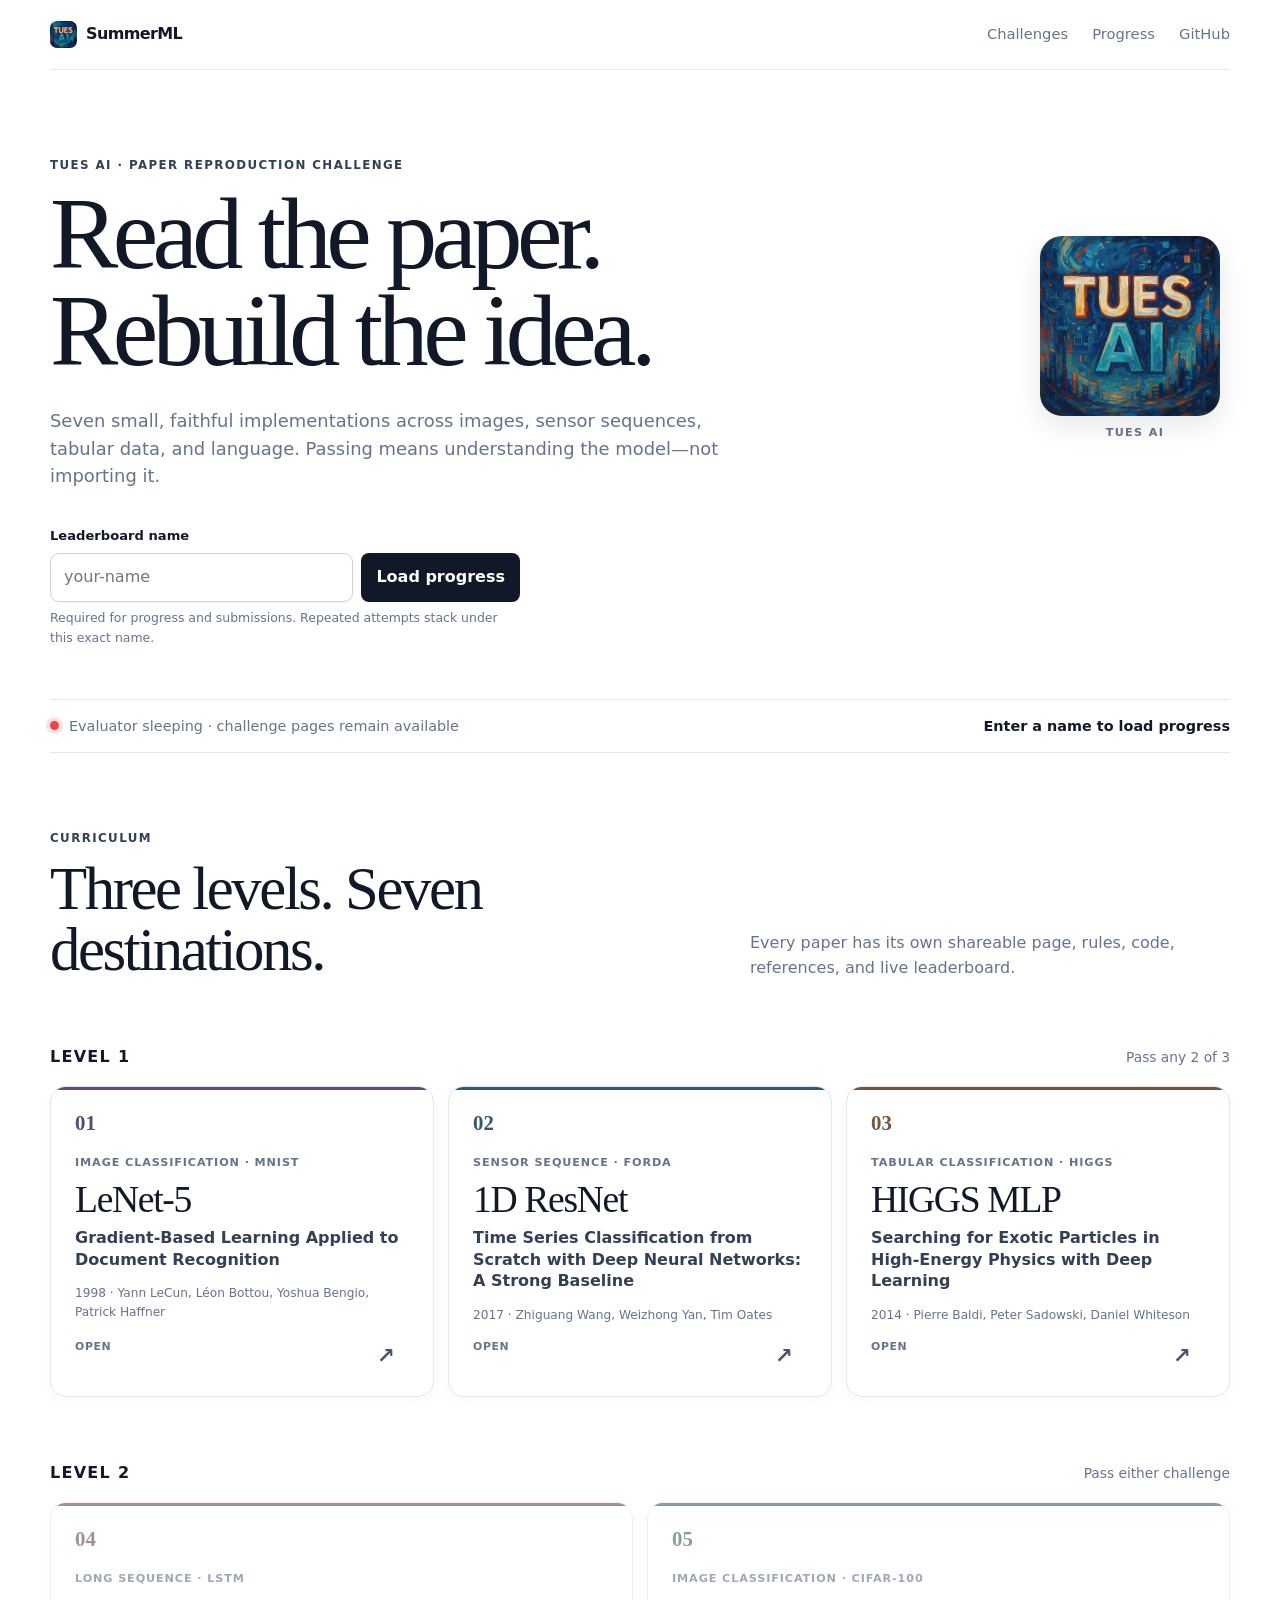
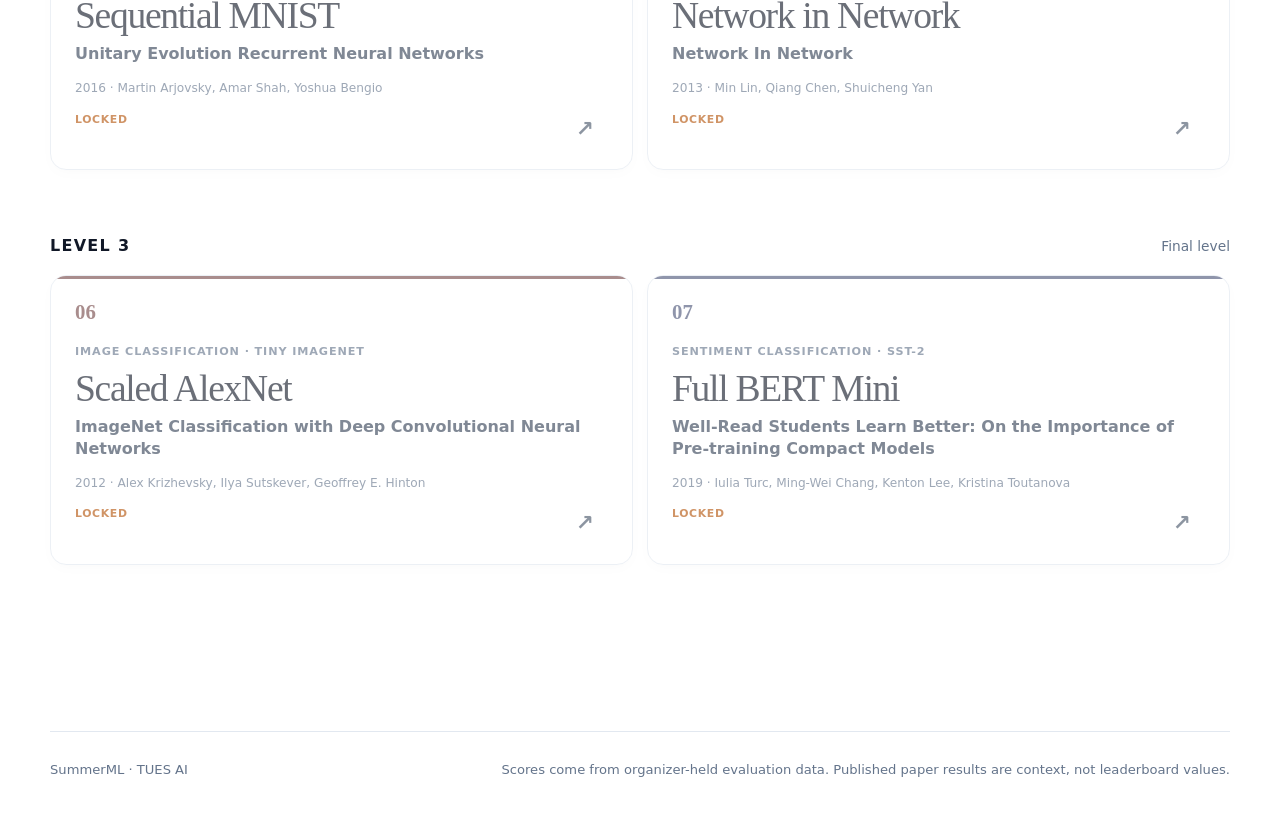
<file: index.html>
<!doctype html>
<html lang="en">
<head>
  <meta charset="utf-8">
  <meta name="viewport" content="width=device-width, initial-scale=1">
  <meta name="description" content="Seven paper reproduction challenges for TUES machine-learning students.">
  <title>SummerML — Recreate the papers</title>
  <link rel="icon" type="image/png" href="assets/favicon-tues.png">
  <link rel="stylesheet" href="styles.css">
  <script src="challenges.js" defer></script>
  <script src="app.js" defer></script>
</head>
<body>
  <header class="site-header">
    <a class="brand" href="./"><img src="assets/favicon-tues.png" alt="">SummerML</a>
    <nav aria-label="Primary navigation">
      <a href="#challenges">Challenges</a>
      <a href="#progress">Progress</a>
      <a href="https://github.com/TUES-AI/SummerML">GitHub</a>
    </nav>
  </header>

  <main>
    <section class="hero" aria-labelledby="hero-title">
      <p class="eyebrow">TUES AI · Paper reproduction challenge</p>
      <div class="hero-heading">
        <div>
          <h1 id="hero-title">Read the paper.<br>Rebuild the idea.</h1>
          <p class="hero-copy">Seven small, faithful implementations across images, sensor sequences, tabular data, and language. Passing means understanding the model—not importing it.</p>
        </div>
        <figure class="tues-logo-lockup">
          <img src="assets/tues-ai-logo.png" alt="TUES AI logo">
          <figcaption>TUES AI</figcaption>
        </figure>
      </div>
      <div class="identity" id="progress">
        <label for="student-name">Leaderboard name</label>
        <div class="identity-row">
          <input id="student-name" maxlength="40" pattern="[A-Za-z0-9_. \-]{1,40}" placeholder="your-name" autocomplete="nickname" required>
          <button id="load-progress" type="button">Load progress</button>
        </div>
        <p class="hint">Required for progress and submissions. Repeated attempts stack under this exact name.</p>
      </div>
    </section>

    <section class="status-strip" aria-live="polite">
      <span id="status-dot" class="status-dot"></span>
      <span id="backend-status">Checking evaluator…</span>
      <span id="progress-summary" class="progress-summary"></span>
    </section>

    <section id="challenges" class="challenge-section" aria-labelledby="challenge-title">
      <div class="section-heading">
        <div>
          <p class="eyebrow">Curriculum</p>
          <h2 id="challenge-title">Three levels. Seven destinations.</h2>
        </div>
        <p>Every paper has its own shareable page, rules, code, references, and live leaderboard.</p>
      </div>
      <div id="levels"></div>
    </section>
  </main>

  <footer>
    <p>SummerML · TUES AI</p>
    <p>Scores come from organizer-held evaluation data. Published paper results are context, not leaderboard values.</p>
  </footer>
</body>
</html>
</file>
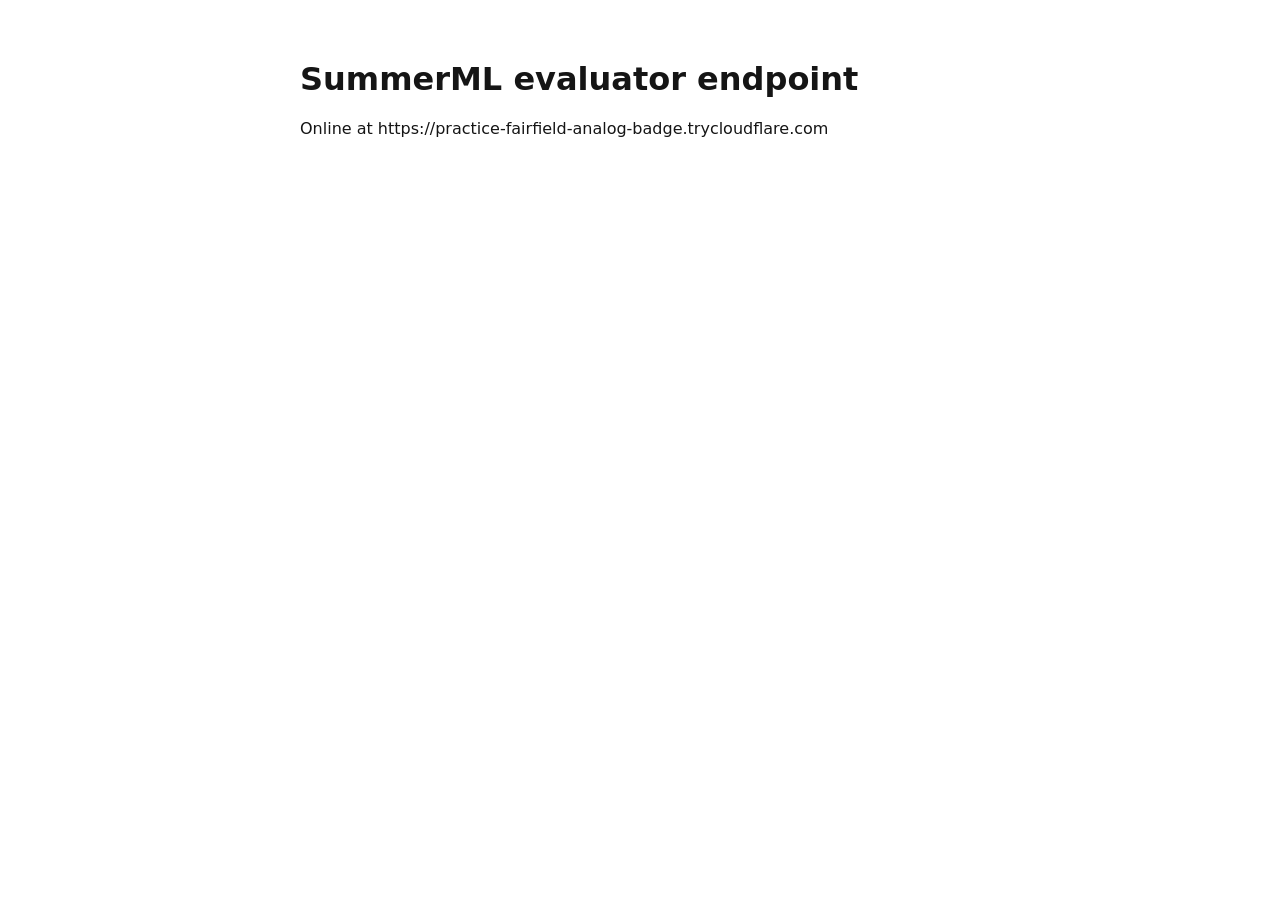
<file: server-url/index.html>
<!doctype html>
<html lang="en">
<head><meta charset="utf-8"><meta name="viewport" content="width=device-width"><title>SummerML evaluator</title></head>
<body style="font:16px system-ui;max-width:680px;margin:60px auto;padding:0 20px;color:#151515">
  <h1>SummerML evaluator endpoint</h1>
  <p id="state">Checking…</p>
  <script>
    fetch("current.txt?t=" + Date.now(), {cache: "no-store"}).then(r => r.text()).then(value => {
      const url = value.trim();
      document.getElementById("state").textContent = url ? `Online at ${url}` : "The evaluator is sleeping.";
    }).catch(() => { document.getElementById("state").textContent = "Endpoint unavailable."; });
  </script>
</body>
</html>
</file>
<file: styles.css>
:root {
  --paper: #ffffff;
  --ink: #111827;
  --muted: #64748b;
  --line: #e2e8f0;
  --soft: #f8fafc;
  --accent: #27364a;
  --accent-soft: #f1f5f9;
  --warning: #b45309;
  --danger: #be123c;
  --challenge: #334155;
  --challenge-soft: #f1f5f9;
  --max: 1180px;
}

* { box-sizing: border-box; }
html { scroll-behavior: smooth; }
body {
  margin: 0;
  background: var(--paper);
  color: var(--ink);
  font-family: Inter, ui-sans-serif, system-ui, -apple-system, BlinkMacSystemFont, "Segoe UI", sans-serif;
  line-height: 1.55;
}
a { color: inherit; }
button, input { font: inherit; }
button { cursor: pointer; }
h1, h2, h3, h4, p { overflow-wrap: anywhere; }
.site-header {
  width: min(var(--max), calc(100% - 40px));
  min-height: 70px;
  margin: 0 auto;
  display: flex;
  align-items: center;
  justify-content: space-between;
  border-bottom: 1px solid var(--line);
}
.brand { display: inline-flex; align-items: center; gap: 9px; font-weight: 900; letter-spacing: -.04em; text-decoration: none; }
.brand img { width: 27px; height: 27px; border-radius: 7px; object-fit: cover; }
nav { display: flex; gap: 24px; }
nav a { color: var(--muted); font-size: .92rem; text-decoration: none; }
nav a:hover { color: var(--ink); }
main, footer, .page-status { width: min(var(--max), calc(100% - 40px)); margin: 0 auto; }

.hero { padding: 86px 0 52px; max-width: none; }
.hero-heading { display: grid; grid-template-columns: minmax(0, 1fr) 190px; gap: 54px; align-items: center; }
.tues-logo-lockup { margin: 0; }
.tues-logo-lockup img { display: block; width: 180px; aspect-ratio: 1; border-radius: 22px; object-fit: cover; filter: saturate(.78) contrast(.96); box-shadow: 0 10px 28px #0f172a1a; }
.tues-logo-lockup figcaption { margin-top: 8px; color: var(--muted); font-size: .7rem; font-weight: 850; letter-spacing: .12em; text-align: center; text-transform: uppercase; }
.eyebrow { margin: 0 0 12px; color: var(--challenge, var(--accent)); font-size: .74rem; font-weight: 900; letter-spacing: .12em; text-transform: uppercase; }
h1 { max-width: 840px; margin: 0; font-family: Georgia, "Times New Roman", serif; font-size: clamp(3rem, 8vw, 6.7rem); font-weight: 500; letter-spacing: -.055em; line-height: .94; }
.hero-copy { max-width: 680px; margin: 28px 0 0; color: var(--muted); font-size: 1.12rem; }
.identity { max-width: 470px; margin-top: 36px; }
.identity label { display: block; margin-bottom: 7px; font-size: .82rem; font-weight: 800; }
.identity-row { display: flex; gap: 8px; }
.identity input, .challenge-identity input { min-width: 0; flex: 1; border: 1px solid #cbd5e1; border-radius: 9px; padding: 11px 13px; color: var(--ink); background: #fff; box-shadow: 0 1px 2px #0f172a0a; }
.identity button, .challenge-identity button, .copy-button { border: 0; border-radius: 8px; padding: 10px 15px; background: var(--ink); color: #fff; font-weight: 800; }
.hint { margin: 6px 0 0; color: var(--muted); font-size: .78rem; }
.status-strip, .page-status { min-height: 54px; display: flex; align-items: center; gap: 10px; padding: 13px 0; border-top: 1px solid var(--line); border-bottom: 1px solid var(--line); color: var(--muted); font-size: .9rem; }
.page-status { border-top: 0; }
.status-dot { width: 9px; height: 9px; border-radius: 50%; background: #94a3b8; box-shadow: 0 0 0 4px #f1f5f9; }
.status-dot.online { background: #10b981; box-shadow: 0 0 0 4px #d1fae5; }
.status-dot.offline { background: #f59e0b; box-shadow: 0 0 0 4px #fef3c7; }
.status-dot.error { background: #ef4444; box-shadow: 0 0 0 4px #fee2e2; }
.progress-summary { margin-left: auto; color: var(--ink); font-weight: 800; }

.challenge-section { padding: 76px 0 96px; }
.section-heading { display: grid; grid-template-columns: minmax(0, 1fr) minmax(280px, 480px); gap: 40px; align-items: end; }
.section-heading h2, .section-title h2 { margin: 0; font-family: Georgia, "Times New Roman", serif; font-size: clamp(2rem, 5vw, 3.8rem); font-weight: 500; letter-spacing: -.04em; line-height: 1; }
.section-heading > p, .section-title > p { margin: 0; color: var(--muted); }
.level { margin-top: 64px; }
.level-header { display: flex; align-items: baseline; justify-content: space-between; gap: 20px; margin-bottom: 16px; }
.level-header h3 { margin: 0; font-size: 1rem; letter-spacing: .08em; text-transform: uppercase; }
.level-rule { color: var(--muted); font-size: .86rem; }
.curriculum-grid { display: grid; grid-template-columns: repeat(2, minmax(0, 1fr)); gap: 14px; }
.level:first-child .curriculum-grid { grid-template-columns: repeat(3, minmax(0, 1fr)); }
.curriculum-card {
  position: relative; min-height: 260px; display: grid; grid-template-columns: 42px 1fr auto; grid-template-rows: auto 1fr auto; gap: 14px;
  overflow: hidden; padding: 24px; border: 1px solid var(--line); border-radius: 16px; background: #fff; text-decoration: none;
  box-shadow: 0 4px 14px #0f172a08; transition: transform .18s ease, box-shadow .18s ease, border-color .18s ease;
}
.curriculum-card:hover { transform: translateY(-3px); border-color: #94a3b8; box-shadow: 0 14px 30px #0f172a12; }
.curriculum-card.locked { opacity: .62; }
.card-accent { position: absolute; inset: 0 0 auto; height: 3px; background: var(--challenge); }
.card-number { color: var(--challenge); font: 700 1.3rem Georgia, serif; }
.card-copy { grid-column: 1 / 4; }
.card-modality { color: var(--muted); font-size: .7rem; font-weight: 900; letter-spacing: .08em; text-transform: uppercase; }
.card-copy h4 { margin: 7px 0 9px; font: 500 clamp(1.6rem, 3vw, 2.35rem)/1 Georgia, serif; letter-spacing: -.035em; }
.card-copy p { margin: 0; color: #334155; font-weight: 650; line-height: 1.35; }
.card-paper { display: block; margin-top: 14px; color: var(--muted); font-size: .76rem; }
.challenge-state { width: fit-content; color: var(--muted); font-size: .68rem; font-weight: 900; letter-spacing: .06em; text-transform: uppercase; }
.challenge-state.passed { color: #166534; }
.challenge-state.locked { color: var(--warning); }
.card-arrow { align-self: end; justify-self: end; color: #475569; font-size: 1.35rem; font-weight: 900; }

/* Standalone challenge pages */
.challenge-page main { --challenge: inherit; }
.challenge-hero { padding: 70px 0 48px; }
.challenge-hero-top { display: flex; align-items: center; gap: 10px; margin-bottom: 30px; }
.challenge-index { color: var(--challenge); font: 700 1.25rem Georgia, serif; }
.modality-pill, .metric-pill { color: var(--challenge); font-size: .72rem; font-weight: 850; letter-spacing: .04em; text-transform: uppercase; }
.challenge-hero h1 { color: var(--ink); font-size: clamp(3.6rem, 9vw, 7.7rem); }
.challenge-intro { max-width: 820px; margin: 25px 0 0; color: #334155; font-size: 1.2rem; }
.challenge-contract { display: flex; flex-wrap: wrap; gap: 0; margin-top: 30px; border-block: 1px solid var(--line); }
.challenge-contract span { min-width: 190px; padding: 13px 28px 13px 0; color: #334155; font: 700 .88rem ui-monospace, SFMono-Regular, Menlo, Consolas, monospace; }
.challenge-contract small { display: block; margin-bottom: 2px; color: var(--muted); font: 850 .62rem Inter, sans-serif; letter-spacing: .08em; text-transform: uppercase; }
.challenge-identity { display: grid; grid-template-columns: auto minmax(170px, 280px) auto 1fr; gap: 10px; align-items: center; margin-top: 18px; }
.challenge-identity label { font-size: .8rem; font-weight: 850; }
.challenge-identity small { color: var(--muted); font-size: .76rem; }
.paper-spotlight { display: grid; grid-template-columns: minmax(0, 1.5fr) auto; gap: 30px; padding: 34px 0; border-block: 1px solid #cbd5e1; }
.colorful-paper { position: relative; }
.paper-label { color: var(--challenge); font-size: .72rem; font-weight: 900; letter-spacing: .1em; text-transform: uppercase; }
.paper-title { position: relative; z-index: 1; max-width: 820px; margin: 8px 0 10px; font-family: Georgia, "Times New Roman", serif; font-size: clamp(1.8rem, 4vw, 3.1rem); font-weight: 500; line-height: 1.08; letter-spacing: -.035em; }
.paper-authors { margin: 0; color: var(--muted); }
.paper-button { z-index: 1; align-self: end; border-radius: 10px; padding: 12px 17px; background: var(--ink); color: #fff; font-weight: 850; text-decoration: none; white-space: nowrap; }
.build-path { display: grid; grid-template-columns: 260px 1fr; gap: 42px; margin-top: 58px; padding-block: 27px; border-block: 1px solid var(--line); }
.path-heading h2 { margin: 0; font: 500 1.8rem/1.05 Georgia, serif; letter-spacing: -.035em; }
.build-path ol { display: grid; grid-template-columns: 1fr 1fr; gap: 22px 34px; margin: 0; padding: 0; list-style: none; }
.build-path li { display: grid; grid-template-columns: 30px 1fr; gap: 10px; align-items: start; }
.build-path li > span { color: var(--challenge); font: 700 .82rem Georgia, serif; }
.build-path li p { margin: 0; color: #475569; font-size: .9rem; }
.rules-layout { display: grid; grid-template-columns: 1fr 1fr; gap: 48px; margin-top: 42px; }
.rule-panel { padding: 22px 0 0; border-top: 2px solid #475569; }
.rule-panel h2 { margin: 0 0 13px; color: var(--challenge); font-size: .82rem; letter-spacing: .1em; text-transform: uppercase; }
.rule-panel ul { margin: 0; padding-left: 20px; color: #475569; }
.rule-panel li + li { margin-top: 8px; }
.forbidden-panel { border-top-color: #9f1239; }
.forbidden-panel h2 { color: #881337; }
.code-grid { display: grid; grid-template-columns: 1fr 1fr; gap: 18px; margin-top: 62px; }
.code-section { min-width: 0; }
.code-heading { min-height: 62px; display: flex; align-items: baseline; gap: 12px; }
.code-heading span { color: var(--challenge); font: 700 1rem Georgia, serif; }
.code-heading h2 { margin: 0; font: 500 1.5rem Georgia, serif; }
.code-frame { position: relative; overflow: hidden; border: 1px solid #1e293b; border-radius: 14px; background: #0f172a; box-shadow: 0 18px 38px #0f172a24; }
.code-frame pre { min-height: 430px; max-height: 560px; margin: 0; overflow: auto; padding: 25px; color: #dbeafe; font: 12.5px/1.65 ui-monospace, SFMono-Regular, Menlo, Consolas, monospace; white-space: pre; tab-size: 4; }
.copy-button { position: absolute; z-index: 2; top: 10px; right: 10px; border: 1px solid #475569; padding: 6px 10px; background: #1e293b; color: #e2e8f0; font-size: .7rem; }
/* Prism Python palette */
.token.comment, .token.prolog, .token.doctype, .token.cdata { color: #7dd3fc; font-style: italic; }
.token.punctuation { color: #cbd5e1; }
.token.namespace { opacity: .8; }
.token.property, .token.tag, .token.constant, .token.symbol, .token.deleted { color: #fb7185; }
.token.boolean, .token.number { color: #fbbf24; }
.token.selector, .token.attr-name, .token.string, .token.char, .token.builtin, .token.inserted { color: #86efac; }
.token.operator, .token.entity, .token.url, .language-css .token.string, .style .token.string { color: #67e8f9; }
.token.atrule, .token.attr-value, .token.keyword { color: #c4b5fd; font-weight: 700; }
.token.function, .token.class-name { color: #f9a8d4; }
.token.regex, .token.important, .token.variable { color: #fdba74; }

.references, .leaderboard { margin-top: 78px; }
.section-title { display: grid; grid-template-columns: 1fr minmax(240px, 440px); gap: 28px; align-items: end; margin-bottom: 24px; }
.section-title h2 { font-size: clamp(2rem, 4vw, 3.2rem); }
.reference-list { display: grid; grid-template-columns: repeat(3, 1fr); border-block: 1px solid var(--line); }
.reference-item { min-height: 135px; display: flex; flex-direction: column; padding: 20px 24px; }
.reference-item + .reference-item { border-left: 1px solid var(--line); }
.reference-paper { --reference: #64748b; }
.reference-pass { --reference: var(--challenge); }
.reference-strong { --reference: #334155; }
.reference-kicker { color: var(--reference); font-size: .74rem; font-weight: 900; letter-spacing: .06em; text-transform: uppercase; }
.reference-item strong { margin-top: auto; font: 500 2.4rem Georgia, serif; }
.reference-item small { color: var(--muted); }
.metric-pill { justify-self: end; }
.scoreboard { border-top: 1px solid #94a3b8; }
.score-row { display: grid; grid-template-columns: 58px minmax(140px, 1fr) 120px 100px; gap: 16px; align-items: center; min-height: 58px; padding: 10px 4px; border-bottom: 1px solid var(--line); }
.score-row:hover { background: #fafafa; }
.score-row.rank-1, .score-row.rank-2, .score-row.rank-3 { font-size: 1.02rem; }
.rank-badge { color: #475569; font-weight: 900; text-align: center; }
.student-name { overflow: hidden; text-overflow: ellipsis; white-space: nowrap; }
.score-value { justify-self: end; font-variant-numeric: tabular-nums; }
.runs-cell { justify-self: end; color: var(--muted); font-size: .76rem; }
.run-history summary { color: var(--challenge); cursor: pointer; font-weight: 800; }
.run-row { display: flex; justify-content: space-between; gap: 12px; margin-top: 5px; white-space: nowrap; }
.empty-board { padding: 38px 0; border-block: 1px solid var(--line); color: var(--muted); text-align: center; }
.challenge-navigation { display: flex; justify-content: space-between; gap: 18px; margin: 72px 0 20px; padding-top: 24px; border-top: 1px solid var(--line); }
.challenge-navigation a { color: var(--challenge); font-weight: 800; text-decoration: none; }
footer { display: flex; justify-content: space-between; gap: 30px; padding: 28px 0 42px; margin-top: 70px; border-top: 1px solid var(--line); color: var(--muted); font-size: .82rem; }
footer p { margin: 0; }

@media (max-width: 900px) {
  .level:first-child .curriculum-grid, .curriculum-grid { grid-template-columns: 1fr 1fr; }
  .challenge-identity { grid-template-columns: auto minmax(170px, 1fr) auto; }
  .challenge-identity small { grid-column: 1 / -1; }
  .build-path { grid-template-columns: 1fr; gap: 24px; }
  .code-grid { grid-template-columns: 1fr; }
  .code-frame pre { min-height: 0; }
}
@media (max-width: 700px) {
  .site-header, main, footer, .page-status { width: min(100% - 28px, var(--max)); }
  nav a:first-child { display: none; }
  .hero { padding-top: 58px; }
  .hero-heading { grid-template-columns: 1fr; }
  .tues-logo-lockup { display: none; }
  .section-heading, .section-title, .paper-spotlight, .rules-layout { grid-template-columns: 1fr; }
  .build-path ol { grid-template-columns: 1fr; }
  .level:first-child .curriculum-grid, .curriculum-grid { grid-template-columns: 1fr; }
  .reference-list { grid-template-columns: 1fr; }
  .reference-item + .reference-item { border-left: 0; border-top: 1px solid var(--line); }
  .paper-button, .metric-pill { justify-self: start; }
  .progress-summary { display: none; }
  .challenge-hero { padding-top: 48px; }
  .score-row { grid-template-columns: 38px minmax(0, 1fr) 86px; padding: 10px 0; }
  .runs-cell { grid-column: 2 / -1; justify-self: start; }
  footer { flex-direction: column; }
}
@media (max-width: 480px) {
  .identity-row { flex-direction: column; }
  .challenge-identity { grid-template-columns: 1fr; }
  .challenge-identity small { grid-column: auto; }
  .curriculum-card { min-height: 235px; padding: 20px; }
  .challenge-hero-top { flex-wrap: wrap; }
  .paper-spotlight { padding: 24px 0; }
  .rule-panel { padding-top: 18px; }
  .code-frame { margin-inline: -7px; }
  .challenge-navigation { flex-direction: column; }
}
</file>
